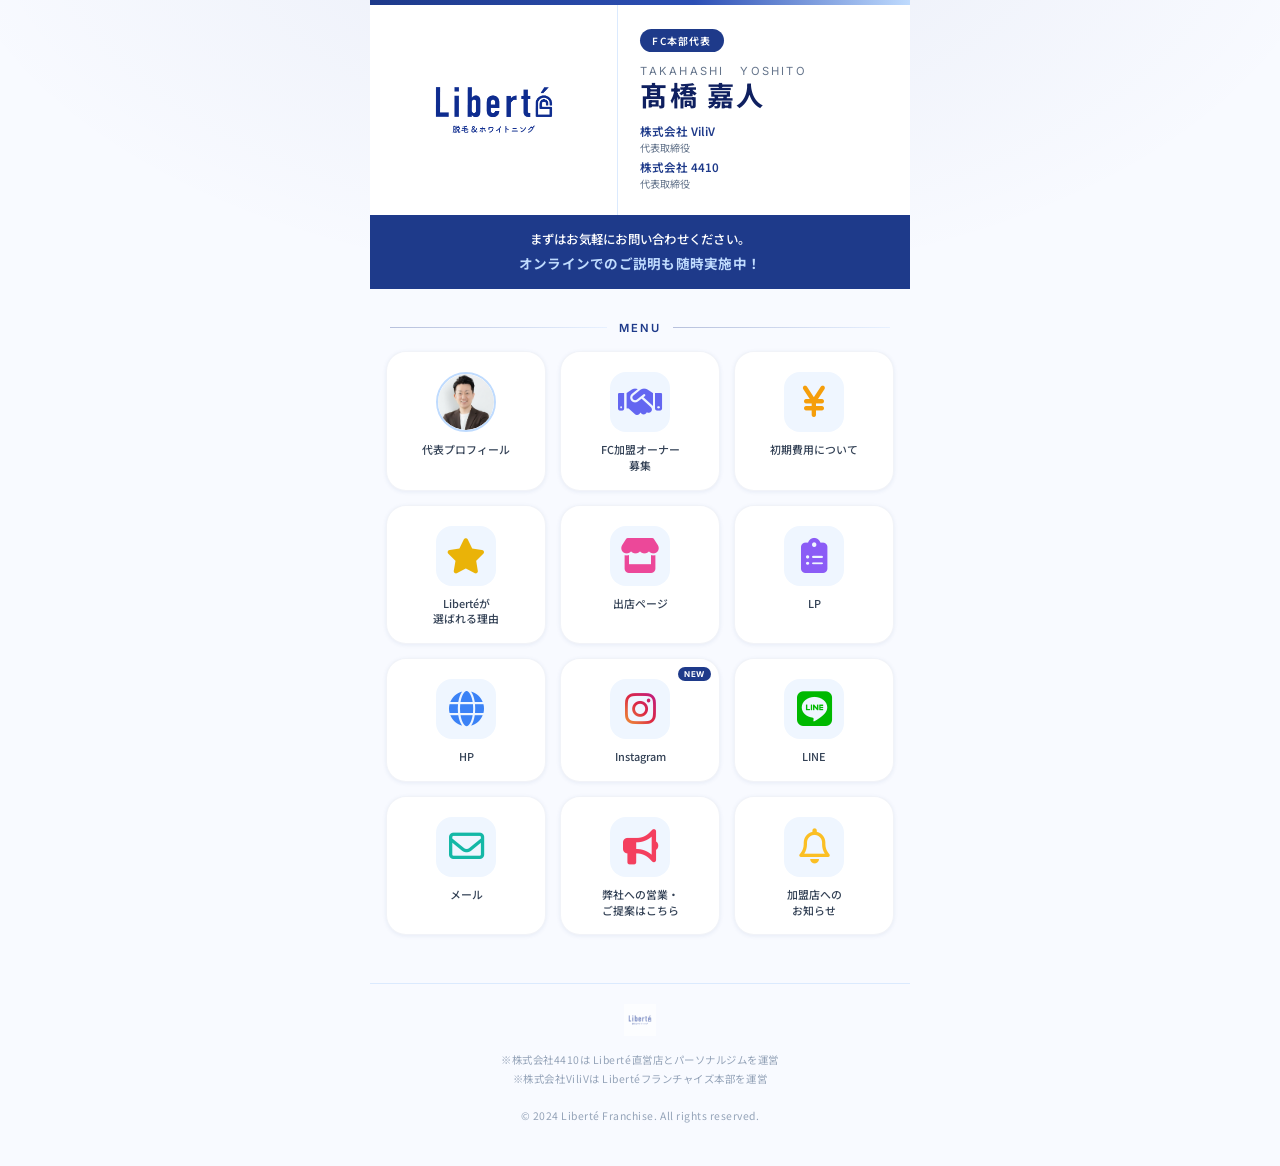
<file: index.html>
<!DOCTYPE html>
<html lang="ja">
<head>
  <meta charset="UTF-8" />
  <meta name="viewport" content="width=device-width, initial-scale=1.0" />
  <meta name="description" content="Liberté フランチャイズ FC本部代表 髙橋嘉人 プロフィールサイト。セルフ脱毛・セルフホワイトニングのフランチャイズ本部。" />
  <title>Liberté FC | 髙橋嘉人 代表プロフィール</title>
  <!-- FontAwesome for icons -->
  <link rel="stylesheet" href="https://cdnjs.cloudflare.com/ajax/libs/font-awesome/6.4.0/css/all.min.css" />
  <link rel="stylesheet" href="style.css" />
</head>
<body>

  <!-- ===== HERO SECTION ===== -->
  <header class="hero" id="hero">

    <!-- Profile card: photo + info -->
    <div class="hero-profile" id="hero-profile">

      <!-- Logo (replacing photo position) -->
      <div class="hero-photo-wrap hero-logo-wrap" id="photo-wrap">
        <img src="images/logo.png" alt="Liberté ロゴ" />
      </div>

      <!-- Info panel -->
      <div class="hero-info" id="hero-info">
        <span class="hero-title-badge">FC本部代表</span>

        <div>
          <p class="hero-name-en">Takahashi &nbsp; Yoshito</p>
          <h1 class="hero-name-ja">髙橋 嘉人</h1>
        </div>

        <div class="hero-companies">
          <div class="hero-company-item">
            <span class="company-name">株式会社 ViliV</span>
            <span class="company-role">代表取締役</span>
          </div>
          <div class="hero-company-item">
            <span class="company-name">株式会社 4410</span>
            <span class="company-role">代表取締役</span>
          </div>
        </div>
      </div>

    </div><!-- /.hero-profile -->

    <!-- CTA Banner -->
    <div class="hero-cta-banner" id="cta-banner">
      まずはお気軽にお問い合わせください。
      <strong>オンラインでのご説明も随時実施中！</strong>
    </div>

  </header>

  <!-- Section separator -->
  <div class="section-title" id="menu-title" aria-hidden="true">
    <div class="section-title-line"></div>
    <span class="section-title-text">MENU</span>
    <div class="section-title-line"></div>
  </div>

  <!-- ===== MENU GRID ===== -->
  <main class="menu-section" id="menu-section">
    <nav class="menu-grid" aria-label="メインメニュー">

      <!-- 1: 代表プロフィール -->
      <a href="profile.html" class="menu-card" id="card-profile" aria-label="代表プロフィール">
        <div class="card-icon-wrap card-photo-wrap">
          <img src="images/president.jpg" alt="髙橋 嘉人" class="card-face-img" />
        </div>
        <span class="card-label">代表プロフィール</span>
      </a>

      <!-- 2: FC加盟オーナー募集 -->
      <a href="https://liberte.hirameki7.site/" target="_blank" rel="noopener noreferrer" class="menu-card" id="card-member-lp" aria-label="FC加盟オーナー募集">
        <div class="card-icon-wrap">
          <i class="fa-solid fa-handshake flat-icon icon-handshake"></i>
        </div>
        <span class="card-label">FC加盟オーナー<br>募集</span>
      </a>

      <!-- 3: 初期費用について -->
      <a href="#" class="menu-card" id="card-first-store" aria-label="初期費用について">
        <div class="card-icon-wrap">
          <i class="fa-solid fa-yen-sign flat-icon icon-yen"></i>
        </div>
        <span class="card-label">初期費用について</span>
      </a>

      <!-- 4: リベルダが選ばれる理由 -->
      <a href="#" class="menu-card" id="card-reason" aria-label="Libertéが選ばれる理由">
        <div class="card-icon-wrap">
          <i class="fa-solid fa-star flat-icon icon-star"></i>
        </div>
        <span class="card-label">Libertéが<br>選ばれる理由</span>
      </a>

      <!-- 5: 出店ページ -->
      <a href="#" class="menu-card" id="card-open-store" aria-label="出店ページ">
        <div class="card-icon-wrap">
          <i class="fa-solid fa-store flat-icon icon-store"></i>
        </div>
        <span class="card-label">出店ページ</span>
      </a>

      <!-- 6: LP -->
      <a href="#" class="menu-card" id="card-lp" aria-label="LP">
        <div class="card-icon-wrap">
          <i class="fa-solid fa-clipboard-list flat-icon icon-lp"></i>
        </div>
        <span class="card-label">LP</span>
      </a>

      <!-- 7: HP -->
      <a href="https://liberte-salon.net/" target="_blank" rel="noopener noreferrer" class="menu-card" id="card-hp" aria-label="HP（ホームページ）">
        <div class="card-icon-wrap">
          <i class="fa-solid fa-globe flat-icon icon-hp"></i>
        </div>
        <span class="card-label">HP</span>
      </a>

      <!-- 8: Instagram -->
      <a href="https://www.instagram.com/sln_liberte/" target="_blank" rel="noopener noreferrer" class="menu-card" id="card-instagram" aria-label="Instagram">
        <span class="badge-new">NEW</span>
        <div class="card-icon-wrap">
          <i class="fa-brands fa-instagram flat-icon icon-instagram"></i>
        </div>
        <span class="card-label">Instagram</span>
      </a>

      <!-- 9: LINE -->
      <a href="https://line.me/ti/p/~sln_lbrt" target="_blank" rel="noopener noreferrer" class="menu-card" id="card-line" aria-label="LINE">
        <div class="card-icon-wrap">
          <i class="fa-brands fa-line flat-icon icon-line"></i>
        </div>
        <span class="card-label">LINE</span>
      </a>

      <!-- 10: メール -->
      <a href="mailto:info@4410-corp.jp" class="menu-card" id="card-mail" aria-label="メール">
        <div class="card-icon-wrap">
          <i class="fa-regular fa-envelope flat-icon icon-mail"></i>
        </div>
        <span class="card-label">メール</span>
      </a>

      <!-- 11: 弊社への営業・ご提案はこちら -->
      <a href="#" class="menu-card" id="card-sales-general" aria-label="弊社への営業・ご提案はこちら">
        <div class="card-icon-wrap">
          <i class="fa-solid fa-bullhorn flat-icon icon-sales"></i>
        </div>
        <span class="card-label">弊社への営業・<br>ご提案はこちら</span>
      </a>

      <!-- 12: 加盟店へのお知らせ -->
      <a href="news.html" class="menu-card" id="card-contact-owner" aria-label="加盟店へのお知らせ">
        <div class="card-icon-wrap">
          <i class="fa-regular fa-bell flat-icon icon-bell"></i>
        </div>
        <span class="card-label">加盟店への<br>お知らせ</span>
      </a>

    </nav>
  </main>

  <!-- ===== FOOTER ===== -->
  <footer id="footer">
    <img src="images/logo.png" alt="Liberté" class="footer-logo" />
    <p class="footer-text">
      ※株式会社4410は Liberté直営店とパーソナルジムを運営<br>
      ※株式会社ViliVは Libertéフランチャイズ本部を運営<br><br>
      © 2024 Liberté Franchise. All rights reserved.
    </p>
  </footer>

  <!-- ===== PASSWORD MODAL ===== -->
  <div class="modal-overlay" id="password-modal">
    <div class="modal-content">
      <h3 class="modal-title">パスワード入力</h3>
      <p class="modal-text">加盟店専用ページです。<br>パスワードを入力してください。</p>
      <input type="password" id="modal-password-input" class="modal-input" placeholder="パスワード" />
      <p id="modal-error-msg" class="modal-error"></p>
      <div class="modal-actions">
        <button id="modal-cancel-btn" class="modal-btn btn-cancel">キャンセル</button>
        <button id="modal-submit-btn" class="modal-btn btn-submit">確認</button>
      </div>
    </div>
  </div>

  <script src="script.js"></script>
</body>
</html>
</file>
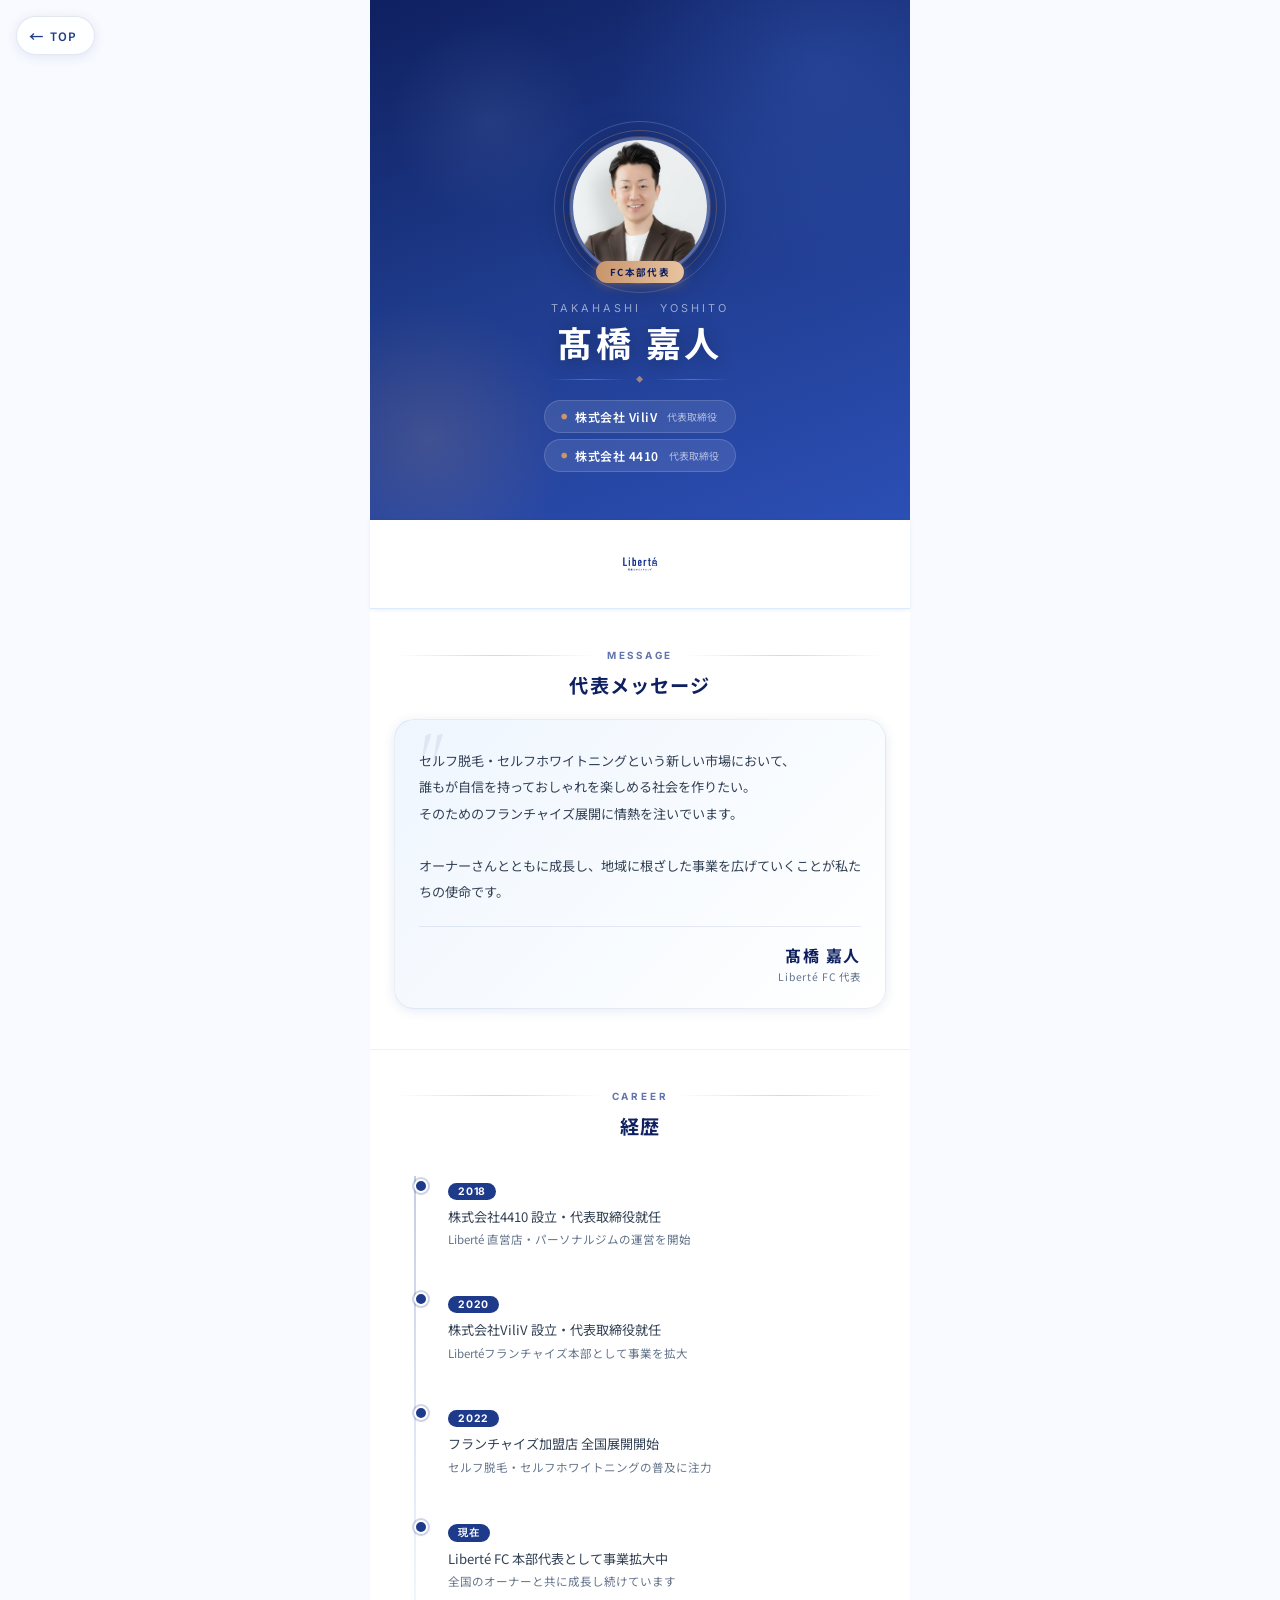
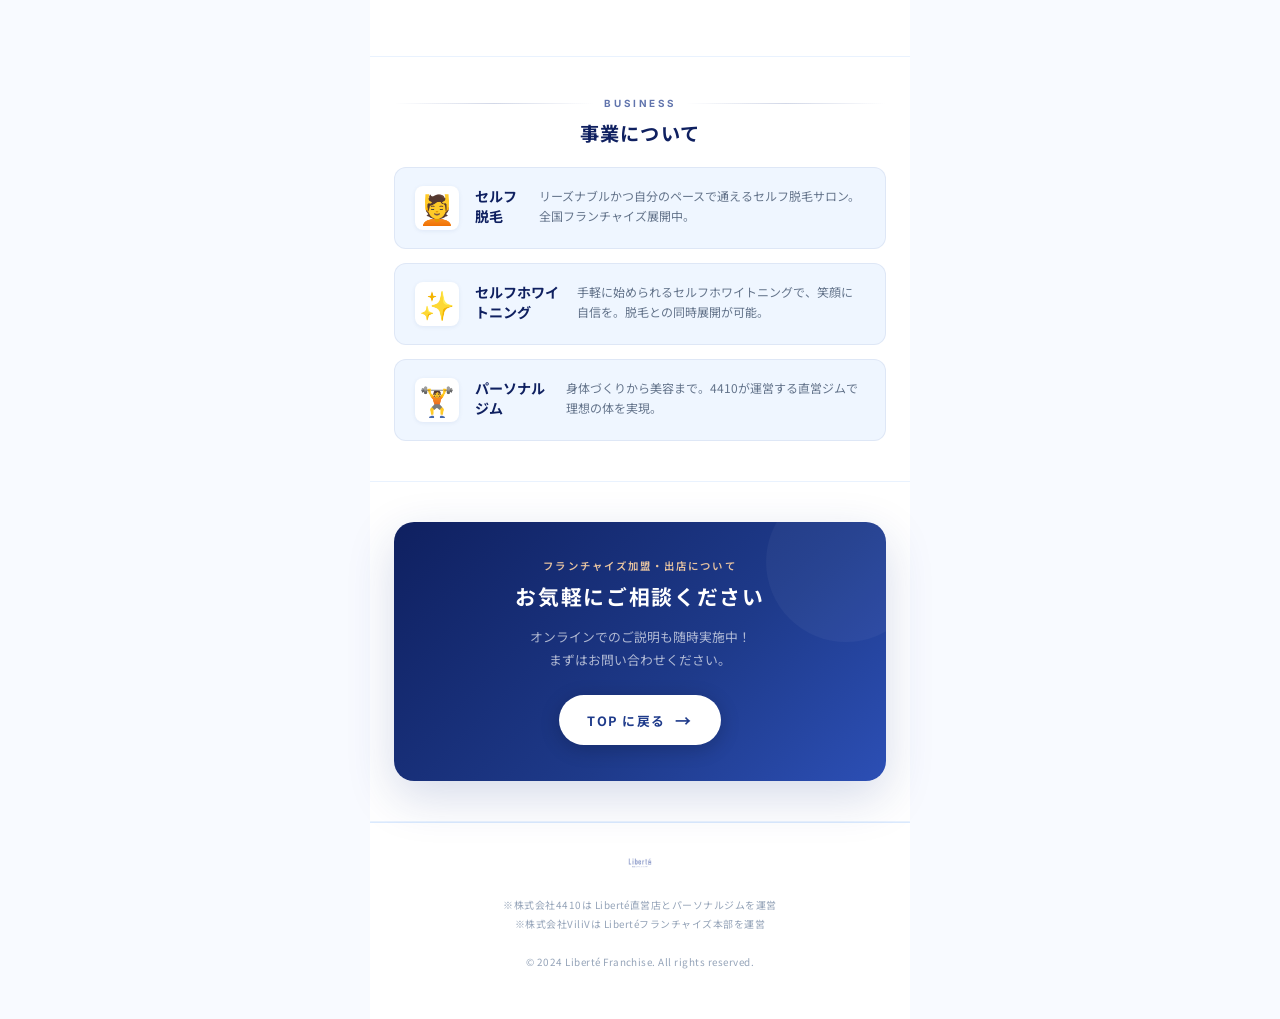
<file: profile.html>
<!DOCTYPE html>
<html lang="ja">
<head>
  <meta charset="UTF-8" />
  <meta name="viewport" content="width=device-width, initial-scale=1.0" />
  <meta name="description" content="Liberté フランチャイズ FC本部代表 髙橋嘉人のプロフィールページ。株式会社ViliV・株式会社4410 代表取締役。" />
  <title>髙橋 嘉人 | 代表プロフィール | Liberté FC</title>
  <link rel="preconnect" href="https://fonts.googleapis.com" />
  <link rel="preconnect" href="https://fonts.gstatic.com" crossorigin />
  <link href="https://fonts.googleapis.com/css2?family=Noto+Sans+JP:wght@300;400;500;700;900&family=Cormorant+Garamond:ital,wght@0,300;0,400;0,600;1,300;1,400&family=Inter:wght@300;400;500;600;700&display=swap" rel="stylesheet" />
  <link rel="stylesheet" href="profile.css" />
</head>
<body>

  <!-- ===== BACK BUTTON ===== -->
  <a href="index.html" class="back-btn" id="back-btn" aria-label="トップページへ戻る">
    <span class="back-arrow">←</span>
    <span>TOP</span>
  </a>

  <!-- ===== HERO ===== -->
  <section class="profile-hero" id="profile-hero">
    <!-- Decorative background elements -->
    <div class="hero-bg-circle hero-bg-circle--1"></div>
    <div class="hero-bg-circle hero-bg-circle--2"></div>
    <div class="hero-bg-orb"></div>

    <div class="hero-inner">

      <!-- Photo -->
      <div class="hero-photo-container" id="hero-photo">
        <div class="photo-ring photo-ring--outer"></div>
        <div class="photo-ring photo-ring--inner"></div>
        <div class="photo-frame">
          <img
            src="images/president.jpg"
            alt="髙橋 嘉人 代表取締役"
            class="president-photo"
          />
        </div>
        <div class="photo-badge">
          <span>FC本部代表</span>
        </div>
      </div>

      <!-- Name & Title -->
      <div class="hero-text" id="hero-text">
        <p class="hero-name-en">Takahashi &nbsp; Yoshito</p>
        <h1 class="hero-name-ja">髙橋 嘉人</h1>
        <div class="hero-divider">
          <span></span><span class="divider-diamond">◆</span><span></span>
        </div>
        <div class="hero-companies">
          <div class="company-chip">
            <span class="company-mark">●</span>
            <span class="company-chip-name">株式会社 ViliV</span>
            <span class="company-chip-role">代表取締役</span>
          </div>
          <div class="company-chip">
            <span class="company-mark">●</span>
            <span class="company-chip-name">株式会社 4410</span>
            <span class="company-chip-role">代表取締役</span>
          </div>
        </div>
      </div>

    </div>
  </section>

  <!-- ===== LOGO BAR ===== -->
  <div class="logo-bar" id="logo-bar">
    <img src="images/logo.png" alt="Liberté ロゴ" class="logo-bar-img" />
  </div>

  <!-- ===== PROFILE BODY ===== -->
  <main class="profile-body" id="profile-body">

    <!-- Message from the President -->
    <section class="profile-section reveal" id="section-message">
      <div class="section-label">
        <span class="label-line"></span>
        <span class="label-text">MESSAGE</span>
        <span class="label-line"></span>
      </div>
      <h2 class="section-heading">代表メッセージ</h2>
      <div class="message-card">
        <div class="message-quote">"</div>
        <p class="message-text">
          セルフ脱毛・セルフホワイトニングという新しい市場において、<br class="br-desktop" />
          誰もが自信を持っておしゃれを楽しめる社会を作りたい。<br class="br-desktop" />
          そのためのフランチャイズ展開に情熱を注いでいます。<br /><br />
          オーナーさんとともに成長し、地域に根ざした事業を広げていくことが私たちの使命です。
        </p>
        <div class="message-sig">
          <span class="sig-name">髙橋 嘉人</span>
          <span class="sig-title">Liberté FC 代表</span>
        </div>
      </div>
    </section>

    <!-- Career -->
    <section class="profile-section reveal" id="section-career">
      <div class="section-label">
        <span class="label-line"></span>
        <span class="label-text">CAREER</span>
        <span class="label-line"></span>
      </div>
      <h2 class="section-heading">経歴</h2>
      <div class="timeline">
        <div class="timeline-item">
          <div class="timeline-dot"></div>
          <div class="timeline-content">
            <span class="timeline-year">2018</span>
            <p class="timeline-desc">株式会社4410 設立・代表取締役就任<br /><small>Liberté 直営店・パーソナルジムの運営を開始</small></p>
          </div>
        </div>
        <div class="timeline-item">
          <div class="timeline-dot"></div>
          <div class="timeline-content">
            <span class="timeline-year">2020</span>
            <p class="timeline-desc">株式会社ViliV 設立・代表取締役就任<br /><small>Libertéフランチャイズ本部として事業を拡大</small></p>
          </div>
        </div>
        <div class="timeline-item">
          <div class="timeline-dot"></div>
          <div class="timeline-content">
            <span class="timeline-year">2022</span>
            <p class="timeline-desc">フランチャイズ加盟店 全国展開開始<br /><small>セルフ脱毛・セルフホワイトニングの普及に注力</small></p>
          </div>
        </div>
        <div class="timeline-item">
          <div class="timeline-dot"></div>
          <div class="timeline-content">
            <span class="timeline-year">現在</span>
            <p class="timeline-desc">Liberté FC 本部代表として事業拡大中<br /><small>全国のオーナーと共に成長し続けています</small></p>
          </div>
        </div>
      </div>
    </section>

    <!-- Business -->
    <section class="profile-section reveal" id="section-business">
      <div class="section-label">
        <span class="label-line"></span>
        <span class="label-text">BUSINESS</span>
        <span class="label-line"></span>
      </div>
      <h2 class="section-heading">事業について</h2>
      <div class="business-grid">
        <div class="biz-card">
          <div class="biz-icon">💆</div>
          <h3 class="biz-title">セルフ脱毛</h3>
          <p class="biz-desc">リーズナブルかつ自分のペースで通えるセルフ脱毛サロン。全国フランチャイズ展開中。</p>
        </div>
        <div class="biz-card">
          <div class="biz-icon">✨</div>
          <h3 class="biz-title">セルフホワイトニング</h3>
          <p class="biz-desc">手軽に始められるセルフホワイトニングで、笑顔に自信を。脱毛との同時展開が可能。</p>
        </div>
        <div class="biz-card">
          <div class="biz-icon">🏋️</div>
          <h3 class="biz-title">パーソナルジム</h3>
          <p class="biz-desc">身体づくりから美容まで。4410が運営する直営ジムで理想の体を実現。</p>
        </div>
      </div>
    </section>

    <!-- Contact CTA -->
    <section class="profile-section reveal" id="section-cta">
      <div class="cta-block">
        <p class="cta-subtitle">フランチャイズ加盟・出店について</p>
        <h2 class="cta-title">お気軽にご相談ください</h2>
        <p class="cta-desc">オンラインでのご説明も随時実施中！<br />まずはお問い合わせください。</p>
        <a href="index.html" class="cta-btn" id="cta-index-btn">
          <span>TOP に戻る</span>
          <span class="btn-arrow">→</span>
        </a>
      </div>
    </section>

  </main>

  <!-- ===== FOOTER ===== -->
  <footer class="profile-footer" id="profile-footer">
    <img src="images/logo.png" alt="Liberté" class="footer-logo" />
    <p class="footer-text">
      ※株式会社4410は Liberté直営店とパーソナルジムを運営<br />
      ※株式会社ViliVは Libertéフランチャイズ本部を運営<br /><br />
      © 2024 Liberté Franchise. All rights reserved.
    </p>
  </footer>

  <script src="profile.js"></script>
</body>
</html>
</file>
<file: style.css>
/* ==========================================
   Liberté Profile Site - style.css
   Brand: Navy Blue × White × Sky Blue
   ========================================== */

@import url('https://fonts.googleapis.com/css2?family=Noto+Sans+JP:wght@300;400;500;700&family=Cormorant+Garamond:ital,wght@0,400;0,600;1,400&family=Inter:wght@300;400;500;600&display=swap');

/* --- Reset --- */
*, *::before, *::after { box-sizing: border-box; margin: 0; padding: 0; }

:root {
  --navy:        #1e3a8a;
  --navy-dark:   #0f2060;
  --navy-mid:    #2c4fb5;
  --sky:         #dbeafe;
  --sky-light:   #eff6ff;
  --sky-mid:     #bfdbfe;
  --white:       #ffffff;
  --off-white:   #f8faff;
  --text-dark:   #0f172a;
  --text-mid:    #334155;
  --text-soft:   #64748b;
  --text-light:  #94a3b8;
  --accent:      #3b82f6;
  --gold:        #c9956c;

  --shadow-xs:   0 1px 4px rgba(30,58,138,0.08);
  --shadow-sm:   0 2px 12px rgba(30,58,138,0.10);
  --shadow-md:   0 6px 28px rgba(30,58,138,0.14);
  --shadow-lg:   0 16px 48px rgba(30,58,138,0.18);
  --radius:      20px;
  --radius-sm:   12px;
  --radius-xs:   8px;
}

html {
  font-family: 'Noto Sans JP', 'Inter', sans-serif;
  background: var(--off-white);
  color: var(--text-dark);
  scroll-behavior: smooth;
}

body {
  min-height: 100vh;
  display: flex;
  flex-direction: column;
  align-items: center;
  background: var(--off-white);
  background-image:
    radial-gradient(ellipse 80% 50% at 50% -10%, rgba(30,58,138,0.07) 0%, transparent 70%);
}

/* ==========================================
   HERO SECTION
   ========================================== */

.hero {
  width: 100%;
  max-width: 540px;
  background: var(--white);
  overflow: hidden;
  position: relative;
}

/* Top bar navy accent */
.hero::before {
  content: '';
  display: block;
  width: 100%;
  height: 5px;
  background: linear-gradient(90deg, var(--navy) 0%, var(--navy-mid) 60%, var(--sky-mid) 100%);
}

/* Logo strip */
.hero-logo-strip {
  display: flex;
  align-items: center;
  justify-content: center;
  padding: 24px 24px 20px;
  border-bottom: 1px solid var(--sky);
  background: var(--off-white);
}

.hero-logo-strip .logo-card {
  display: flex;
  align-items: center;
  justify-content: center;
  background: var(--white);
  border-radius: 16px;
  box-shadow: 0 4px 18px rgba(30,58,138,0.13);
  padding: 14px 28px;
  border: 1px solid rgba(30,58,138,0.06);
}

.hero-logo-strip img {
  height: 68px;
  width: auto;
  object-fit: contain;
}

/* Profile card inside hero */
.hero-profile {
  display: flex;
  flex-direction: row;
  align-items: stretch;
  min-height: 190px;
  position: relative;
}

/* President photo */
.hero-photo-wrap {
  flex: 0 0 46%;
  position: relative;
  overflow: hidden;
  background: var(--sky-light);
}

.hero-photo-wrap img {
  width: 100%;
  height: 100%;
  object-fit: cover;
  object-position: top center;
  display: block;
}

/* Logo in hero left panel */
.hero-logo-wrap {
  display: flex;
  align-items: center;
  justify-content: center;
  background: var(--white) !important;
  border-right: 1px solid var(--sky);
}

.hero-logo-wrap img {
  width: 80%;
  height: auto !important;
  object-fit: contain !important;
  object-position: center !important;
  padding: 16px;
}

/* Placeholder when no photo */
.photo-placeholder {
  width: 100%;
  height: 100%;
  min-height: 260px;
  display: flex;
  flex-direction: column;
  align-items: center;
  justify-content: center;
  gap: 8px;
  background: linear-gradient(135deg, var(--sky-light), var(--sky));
  color: var(--text-soft);
  font-size: 0.75rem;
  text-align: center;
  padding: 16px;
}

.photo-placeholder-icon {
  font-size: 3rem;
  opacity: 0.5;
}

/* Profile info panel */
.hero-info {
  flex: 1;
  padding: 24px 20px 24px 22px;
  display: flex;
  flex-direction: column;
  justify-content: center;
  gap: 12px;
  background: var(--white);
}

.hero-title-badge {
  display: inline-block;
  font-size: 0.62rem;
  font-weight: 600;
  letter-spacing: 0.12em;
  color: var(--white);
  background: var(--navy);
  padding: 4px 12px;
  border-radius: 40px;
  align-self: flex-start;
}

.hero-name-en {
  font-family: 'Inter', sans-serif;
  font-size: 0.7rem;
  font-weight: 400;
  letter-spacing: 0.2em;
  color: var(--text-soft);
  text-transform: uppercase;
}

.hero-name-ja {
  font-family: 'Noto Sans JP', sans-serif;
  font-size: 1.7rem;
  font-weight: 700;
  letter-spacing: 0.08em;
  color: var(--navy-dark);
  line-height: 1.2;
}

.hero-companies {
  display: flex;
  flex-direction: column;
  gap: 4px;
}

.hero-company-item {
  display: flex;
  flex-direction: column;
  gap: 1px;
}

.company-name {
  font-size: 0.72rem;
  font-weight: 600;
  color: var(--navy);
}

.company-role {
  font-size: 0.63rem;
  color: var(--text-soft);
  font-weight: 400;
}

/* CTA banner */
.hero-cta-banner {
  background: var(--navy);
  color: var(--white);
  text-align: center;
  padding: 14px 20px;
  font-size: 0.78rem;
  font-weight: 500;
  line-height: 1.7;
  letter-spacing: 0.02em;
}

.hero-cta-banner strong {
  display: block;
  font-size: 0.85rem;
  font-weight: 700;
  color: var(--sky-mid);
  margin-top: 2px;
}

/* ==========================================
   SECTION TITLE
   ========================================== */

.section-title {
  width: 100%;
  max-width: 540px;
  padding: 32px 20px 16px;
  display: flex;
  align-items: center;
  gap: 12px;
}

.section-title-line {
  flex: 1;
  height: 1px;
  background: linear-gradient(90deg, var(--navy) 0%, var(--sky-mid) 100%);
  opacity: 0.3;
}

.section-title-text {
  font-family: 'Inter', sans-serif;
  font-size: 0.7rem;
  font-weight: 600;
  letter-spacing: 0.2em;
  color: var(--navy);
  text-transform: uppercase;
}

/* ==========================================
   MENU GRID
   ========================================== */

.menu-section {
  width: 100%;
  max-width: 540px;
  padding: 0 16px 48px;
}

.menu-grid {
  display: grid;
  grid-template-columns: repeat(3, 1fr);
  gap: 14px;
}

/* ==========================================
   MENU CARD
   ========================================== */

.menu-card {
  position: relative;
  display: flex;
  flex-direction: column;
  align-items: center;
  justify-content: flex-start;
  gap: 10px;
  padding: 20px 10px 16px;
  background: var(--white);
  border-radius: var(--radius);
  box-shadow: var(--shadow-xs);
  border: 1.5px solid rgba(30,58,138,0.06);
  cursor: pointer;
  text-decoration: none;
  color: var(--text-dark);
  overflow: hidden;
  transition:
    transform 0.24s cubic-bezier(.34,1.56,.64,1),
    box-shadow 0.24s ease,
    border-color 0.24s ease;
}

/* Bottom accent line */
.menu-card::after {
  content: '';
  position: absolute;
  bottom: 0;
  left: 0;
  right: 0;
  height: 3px;
  background: linear-gradient(90deg, var(--navy), var(--navy-mid));
  transform: scaleX(0);
  transform-origin: left;
  transition: transform 0.28s ease;
}

.menu-card:hover {
  transform: translateY(-6px) scale(1.02);
  box-shadow: var(--shadow-lg);
  border-color: rgba(30,58,138,0.18);
}

.menu-card:hover::after {
  transform: scaleX(1);
}

.menu-card:active {
  transform: translateY(-2px) scale(1.01);
}

/* Icon wrapper */
.card-icon-wrap {
  position: relative;
  z-index: 1;
  width: 60px;
  height: 60px;
  border-radius: 16px;
  display: flex;
  align-items: center;
  justify-content: center;
  background: var(--sky-light);
  flex-shrink: 0;
  transition: background 0.24s ease;
  overflow: hidden;
}

.menu-card:hover .card-icon-wrap {
  background: var(--sky);
}

/* Face photo inside card */
.card-photo-wrap {
  background: transparent !important;
  border-radius: 50% !important;
  border: 2px solid var(--sky-mid);
}

.card-face-img {
  width: 100%;
  height: 100%;
  object-fit: cover;
  object-position: top center;
  border-radius: 50%;
  display: block;
}

.flat-icon {
  font-size: 2.2rem;
  line-height: 1;
  color: var(--navy-mid);
}

/* Brand & Specific Colors */
.icon-handshake { color: #6366f1; }
.icon-yen { color: #f59e0b; }
.icon-star { color: #eab308; }
.icon-store { color: #ec4899; }
.icon-lp { color: #8b5cf6; }
.icon-hp { color: #3b82f6; }

/* Instagram Gradient */
.icon-instagram {
  background: -webkit-linear-gradient(45deg, #f09433 0%, #e6683c 25%, #dc2743 50%, #cc2366 75%, #bc1888 100%);
  -webkit-background-clip: text;
  -webkit-text-fill-color: transparent;
}

/* LINE Color */
.icon-line { color: #00B900; }

.icon-mail { color: #14b8a6; }
.icon-sales { color: #f43f5e; }
.icon-bell { color: #fbbf24; }

/* Label */
.card-label {
  position: relative;
  z-index: 1;
  font-size: 0.68rem;
  font-weight: 500;
  line-height: 1.45;
  text-align: center;
  color: var(--text-mid);
  word-break: keep-all;
  overflow-wrap: break-word;
}

/* Badge NEW */
.badge-new {
  position: absolute;
  top: 8px;
  right: 8px;
  background: var(--navy);
  color: var(--white);
  font-size: 0.5rem;
  font-weight: 700;
  font-family: 'Inter', sans-serif;
  letter-spacing: 0.08em;
  padding: 2px 6px;
  border-radius: 20px;
  z-index: 3;
}

/* ==========================================
   FOOTER
   ========================================== */

footer {
  width: 100%;
  max-width: 540px;
  margin-top: auto;
  padding: 20px 20px 40px;
  text-align: center;
  border-top: 1px solid var(--sky);
}

.footer-logo {
  height: 32px;
  width: auto;
  margin-bottom: 10px;
  opacity: 0.6;
}

.footer-text {
  font-size: 0.65rem;
  color: var(--text-light);
  letter-spacing: 0.05em;
  line-height: 1.8;
}

/* ==========================================
   ANIMATIONS
   ========================================== */

@keyframes fadeSlideUp {
  from { opacity: 0; transform: translateY(16px); }
  to   { opacity: 1; transform: translateY(0); }
}

.hero {
  animation: fadeSlideUp 0.5s ease both;
}

.menu-card {
  animation: fadeSlideUp 0.45s ease both;
}

.menu-card:nth-child(1)  { animation-delay: 0.06s; }
.menu-card:nth-child(2)  { animation-delay: 0.12s; }
.menu-card:nth-child(3)  { animation-delay: 0.18s; }
.menu-card:nth-child(4)  { animation-delay: 0.24s; }
.menu-card:nth-child(5)  { animation-delay: 0.30s; }
.menu-card:nth-child(6)  { animation-delay: 0.36s; }
.menu-card:nth-child(7)  { animation-delay: 0.42s; }
.menu-card:nth-child(8)  { animation-delay: 0.48s; }
.menu-card:nth-child(9)  { animation-delay: 0.54s; }
.menu-card:nth-child(10) { animation-delay: 0.60s; }
.menu-card:nth-child(11) { animation-delay: 0.66s; }
.menu-card:nth-child(12) { animation-delay: 0.72s; }

/* ==========================================
   RESPONSIVE
   ========================================== */

@media (max-width: 400px) {
  .hero-name-ja    { font-size: 1.45rem; }
  .menu-grid       { gap: 10px; }
  .card-icon-wrap  { width: 52px; height: 52px; }
  .card-icon       { font-size: 1.55rem; }
  .card-label      { font-size: 0.63rem; }
  .menu-card       { padding: 16px 8px 14px; }
}

/* ==========================================
   PASSWORD MODAL
   ========================================== */

.modal-overlay {
  position: fixed;
  top: 0; left: 0; right: 0; bottom: 0;
  background: rgba(15, 23, 42, 0.6);
  backdrop-filter: blur(4px);
  -webkit-backdrop-filter: blur(4px);
  display: flex;
  align-items: center;
  justify-content: center;
  z-index: 10000;
  opacity: 0;
  visibility: hidden;
  transition: all 0.3s ease;
}

.modal-overlay.active {
  opacity: 1;
  visibility: visible;
}

.modal-content {
  background: var(--white);
  width: 90%;
  max-width: 340px;
  border-radius: var(--radius);
  padding: 24px;
  box-shadow: var(--shadow-lg);
  transform: translateY(20px);
  transition: transform 0.3s cubic-bezier(0.34, 1.56, 0.64, 1);
  text-align: center;
}

.modal-overlay.active .modal-content {
  transform: translateY(0);
}

.modal-title {
  font-size: 1.1rem;
  font-weight: 700;
  color: var(--navy-dark);
  margin-bottom: 8px;
}

.modal-text {
  font-size: 0.85rem;
  color: var(--text-mid);
  margin-bottom: 16px;
  line-height: 1.5;
}

.modal-input {
  width: 100%;
  padding: 12px 16px;
  border: 1.5px solid var(--sky-mid);
  border-radius: var(--radius-sm);
  font-size: 1rem;
  margin-bottom: 8px;
  outline: none;
  transition: border-color 0.2s;
  text-align: center;
}

.modal-input:focus {
  border-color: var(--navy);
}

.modal-error {
  color: #ef4444;
  font-size: 0.75rem;
  min-height: 18px;
  margin-bottom: 16px;
}

.modal-actions {
  display: flex;
  gap: 12px;
}

.modal-btn {
  flex: 1;
  padding: 12px;
  border: none;
  border-radius: var(--radius-sm);
  font-size: 0.9rem;
  font-weight: 600;
  cursor: pointer;
  transition: background 0.2s, transform 0.1s;
}

.modal-btn:active {
  transform: scale(0.96);
}

.btn-cancel {
  background: var(--sky-light);
  color: var(--text-mid);
}

.btn-cancel:hover {
  background: var(--sky);
}

.btn-submit {
  background: var(--navy);
  color: var(--white);
}

.btn-submit:hover {
  background: var(--navy-mid);
}
</file>
<file: profile.css>
/* ==========================================
   Liberté Profile Site - profile.css
   Representative Profile Page
   ========================================== */

@import url('https://fonts.googleapis.com/css2?family=Noto+Sans+JP:wght@300;400;500;700;900&family=Cormorant+Garamond:ital,wght@0,300;0,400;0,600;1,300;1,400&family=Inter:wght@300;400;500;600;700&display=swap');

/* --- Reset --- */
*, *::before, *::after { box-sizing: border-box; margin: 0; padding: 0; }

:root {
  --navy:        #1e3a8a;
  --navy-dark:   #0f2060;
  --navy-mid:    #2c4fb5;
  --navy-light:  #3b5fc0;
  --sky:         #dbeafe;
  --sky-light:   #eff6ff;
  --sky-mid:     #bfdbfe;
  --white:       #ffffff;
  --off-white:   #f8faff;
  --text-dark:   #0f172a;
  --text-mid:    #334155;
  --text-soft:   #64748b;
  --text-light:  #94a3b8;
  --accent:      #3b82f6;
  --gold:        #c9956c;
  --gold-light:  #e8c4a0;

  --shadow-xs:   0 1px 4px rgba(30,58,138,0.08);
  --shadow-sm:   0 2px 12px rgba(30,58,138,0.10);
  --shadow-md:   0 6px 28px rgba(30,58,138,0.14);
  --shadow-lg:   0 16px 48px rgba(30,58,138,0.18);
  --shadow-xl:   0 24px 64px rgba(30,58,138,0.22);
  --radius:      20px;
  --radius-sm:   12px;
  --radius-xs:   8px;

  --max-w: 540px;
}

html {
  font-family: 'Noto Sans JP', 'Inter', sans-serif;
  background: var(--off-white);
  color: var(--text-dark);
  scroll-behavior: smooth;
}

body {
  min-height: 100vh;
  display: flex;
  flex-direction: column;
  align-items: center;
  background: var(--off-white);
  overflow-x: hidden;
}

/* ==========================================
   BACK BUTTON
   ========================================== */

.back-btn {
  position: fixed;
  top: 16px;
  left: 16px;
  z-index: 100;
  display: flex;
  align-items: center;
  gap: 6px;
  padding: 8px 16px 8px 12px;
  background: rgba(255,255,255,0.85);
  backdrop-filter: blur(12px);
  -webkit-backdrop-filter: blur(12px);
  border: 1.5px solid rgba(30,58,138,0.12);
  border-radius: 40px;
  color: var(--navy);
  font-size: 0.72rem;
  font-weight: 600;
  letter-spacing: 0.1em;
  text-decoration: none;
  box-shadow: var(--shadow-sm);
  transition: all 0.22s ease;
}

.back-btn:hover {
  background: var(--navy);
  color: var(--white);
  border-color: var(--navy);
  transform: translateX(-2px);
}

.back-arrow {
  font-size: 0.9rem;
  transition: transform 0.22s ease;
}

.back-btn:hover .back-arrow {
  transform: translateX(-3px);
}

/* ==========================================
   HERO SECTION
   ========================================== */

.profile-hero {
  position: relative;
  width: 100%;
  max-width: var(--max-w);
  min-height: 520px;
  background: linear-gradient(160deg, var(--navy-dark) 0%, var(--navy) 45%, var(--navy-mid) 100%);
  overflow: hidden;
  display: flex;
  flex-direction: column;
  align-items: center;
  justify-content: flex-end;
  padding-bottom: 48px;
}

/* Decorative circles */
.hero-bg-circle {
  position: absolute;
  border-radius: 50%;
  pointer-events: none;
}

.hero-bg-circle--1 {
  width: 420px;
  height: 420px;
  top: -140px;
  right: -120px;
  background: radial-gradient(circle, rgba(59,95,192,0.35) 0%, transparent 70%);
}

.hero-bg-circle--2 {
  width: 280px;
  height: 280px;
  bottom: -60px;
  left: -80px;
  background: radial-gradient(circle, rgba(201,149,108,0.18) 0%, transparent 70%);
}

.hero-bg-orb {
  position: absolute;
  width: 200px;
  height: 200px;
  top: 20px;
  left: 20px;
  background: radial-gradient(circle, rgba(191,219,254,0.08) 0%, transparent 70%);
  border-radius: 50%;
  pointer-events: none;
}

/* Hero inner layout */
.hero-inner {
  position: relative;
  z-index: 2;
  display: flex;
  flex-direction: column;
  align-items: center;
  gap: 24px;
  padding: 80px 20px 0;
  width: 100%;
}

/* ==========================================
   PHOTO
   ========================================== */

.hero-photo-container {
  position: relative;
  display: flex;
  align-items: center;
  justify-content: center;
  flex-shrink: 0;
}

.photo-ring {
  position: absolute;
  border-radius: 50%;
  border-style: solid;
  pointer-events: none;
}

.photo-ring--outer {
  width: 172px;
  height: 172px;
  border-width: 1.5px;
  border-color: rgba(255,255,255,0.18);
  animation: ringPulse 3s ease-in-out infinite;
}

.photo-ring--inner {
  width: 154px;
  height: 154px;
  border-width: 1px;
  border-color: rgba(201,149,108,0.35);
  animation: ringPulse 3s ease-in-out infinite 0.5s;
}

@keyframes ringPulse {
  0%, 100% { transform: scale(1); opacity: 0.8; }
  50%       { transform: scale(1.04); opacity: 1; }
}

.photo-frame {
  width: 140px;
  height: 140px;
  border-radius: 50%;
  overflow: hidden;
  border: 3px solid rgba(255,255,255,0.25);
  box-shadow: 0 8px 32px rgba(0,0,0,0.35), 0 0 0 1px rgba(201,149,108,0.3);
  position: relative;
  z-index: 1;
}

.president-photo {
  width: 100%;
  height: 100%;
  object-fit: cover;
  object-position: top center;
  display: block;
}

/* FC代表バッジ */
.photo-badge {
  position: absolute;
  bottom: -6px;
  left: 50%;
  transform: translateX(-50%);
  background: linear-gradient(90deg, var(--gold) 0%, var(--gold-light) 100%);
  color: var(--navy-dark);
  font-size: 0.6rem;
  font-weight: 700;
  letter-spacing: 0.14em;
  padding: 4px 14px;
  border-radius: 40px;
  white-space: nowrap;
  box-shadow: 0 2px 12px rgba(201,149,108,0.4);
  z-index: 2;
}

/* ==========================================
   HERO TEXT
   ========================================== */

.hero-text {
  display: flex;
  flex-direction: column;
  align-items: center;
  gap: 8px;
  color: var(--white);
  text-align: center;
}

.hero-name-en {
  font-family: 'Inter', sans-serif;
  font-size: 0.68rem;
  font-weight: 400;
  letter-spacing: 0.28em;
  color: rgba(255,255,255,0.55);
  text-transform: uppercase;
}

.hero-name-ja {
  font-family: 'Noto Sans JP', sans-serif;
  font-size: 2.2rem;
  font-weight: 700;
  letter-spacing: 0.1em;
  color: var(--white);
  line-height: 1.1;
  text-shadow: 0 2px 20px rgba(0,0,0,0.3);
}

.hero-divider {
  display: flex;
  align-items: center;
  gap: 10px;
  width: 180px;
  margin: 4px 0;
}

.hero-divider span:not(.divider-diamond) {
  flex: 1;
  height: 1px;
  background: linear-gradient(90deg, transparent, rgba(201,149,108,0.5), transparent);
}

.divider-diamond {
  font-size: 0.45rem;
  color: var(--gold);
  opacity: 0.8;
}

.hero-companies {
  display: flex;
  flex-direction: column;
  gap: 6px;
  margin-top: 4px;
}

.company-chip {
  display: flex;
  align-items: center;
  gap: 8px;
  background: rgba(255,255,255,0.1);
  backdrop-filter: blur(8px);
  padding: 7px 16px;
  border-radius: 40px;
  border: 1px solid rgba(255,255,255,0.15);
}

.company-mark {
  font-size: 0.4rem;
  color: var(--gold);
}

.company-chip-name {
  font-size: 0.75rem;
  font-weight: 600;
  color: var(--white);
  letter-spacing: 0.04em;
}

.company-chip-role {
  font-size: 0.62rem;
  color: rgba(255,255,255,0.6);
  font-weight: 400;
  margin-left: 2px;
}

/* ==========================================
   LOGO BAR
   ========================================== */

.logo-bar {
  width: 100%;
  max-width: var(--max-w);
  background: var(--white);
  display: flex;
  align-items: center;
  justify-content: center;
  padding: 20px 24px;
  border-bottom: 1px solid var(--sky);
  box-shadow: var(--shadow-xs);
}

.logo-bar-img {
  height: 48px;
  width: auto;
  object-fit: contain;
}

/* ==========================================
   PROFILE BODY
   ========================================== */

.profile-body {
  width: 100%;
  max-width: var(--max-w);
  display: flex;
  flex-direction: column;
  gap: 0;
  background: var(--white);
}

.profile-section {
  padding: 40px 24px;
  border-bottom: 1px solid rgba(219,234,254,0.6);
}

/* ==========================================
   SECTION LABEL
   ========================================== */

.section-label {
  display: flex;
  align-items: center;
  gap: 10px;
  margin-bottom: 10px;
}

.label-line {
  flex: 1;
  height: 1px;
  background: linear-gradient(90deg, transparent, rgba(30,58,138,0.2), transparent);
}

.label-text {
  font-family: 'Inter', sans-serif;
  font-size: 0.62rem;
  font-weight: 700;
  letter-spacing: 0.28em;
  color: var(--navy);
  opacity: 0.7;
}

.section-heading {
  font-size: 1.2rem;
  font-weight: 700;
  color: var(--navy-dark);
  letter-spacing: 0.06em;
  margin-bottom: 20px;
  text-align: center;
}

/* ==========================================
   MESSAGE CARD
   ========================================== */

.message-card {
  background: linear-gradient(135deg, var(--sky-light) 0%, var(--white) 100%);
  border: 1.5px solid rgba(30,58,138,0.08);
  border-radius: var(--radius);
  padding: 28px 24px 24px;
  position: relative;
  box-shadow: var(--shadow-sm);
}

.message-quote {
  font-family: 'Cormorant Garamond', serif;
  font-size: 5rem;
  line-height: 0.6;
  color: var(--navy);
  opacity: 0.08;
  position: absolute;
  top: 16px;
  left: 20px;
  font-style: italic;
  pointer-events: none;
}

.message-text {
  font-size: 0.82rem;
  line-height: 2;
  color: var(--text-mid);
  position: relative;
  z-index: 1;
}

.br-desktop { display: none; }

.message-sig {
  display: flex;
  flex-direction: column;
  align-items: flex-end;
  gap: 2px;
  margin-top: 20px;
  padding-top: 16px;
  border-top: 1px solid rgba(30,58,138,0.1);
}

.sig-name {
  font-size: 1rem;
  font-weight: 700;
  color: var(--navy-dark);
  letter-spacing: 0.1em;
}

.sig-title {
  font-size: 0.65rem;
  color: var(--text-soft);
  letter-spacing: 0.08em;
}

/* ==========================================
   TIMELINE
   ========================================== */

.timeline {
  display: flex;
  flex-direction: column;
  gap: 0;
  position: relative;
  padding-left: 20px;
}

.timeline::before {
  content: '';
  position: absolute;
  left: 20px;
  top: 16px;
  bottom: 16px;
  width: 1.5px;
  background: linear-gradient(180deg, var(--navy) 0%, var(--sky-mid) 100%);
  opacity: 0.25;
}

.timeline-item {
  display: flex;
  gap: 20px;
  align-items: flex-start;
  padding: 16px 0;
  position: relative;
}

.timeline-dot {
  flex-shrink: 0;
  width: 14px;
  height: 14px;
  border-radius: 50%;
  background: var(--navy);
  border: 2.5px solid var(--white);
  box-shadow: 0 0 0 2px rgba(30,58,138,0.2), var(--shadow-xs);
  margin-top: 3px;
  position: relative;
  z-index: 1;
  transition: transform 0.2s ease;
}

.timeline-item:hover .timeline-dot {
  transform: scale(1.25);
  background: var(--gold);
}

.timeline-content {
  flex: 1;
  padding-bottom: 8px;
}

.timeline-year {
  display: inline-block;
  font-family: 'Inter', sans-serif;
  font-size: 0.65rem;
  font-weight: 700;
  color: var(--white);
  background: var(--navy);
  padding: 2px 10px;
  border-radius: 20px;
  letter-spacing: 0.08em;
  margin-bottom: 6px;
}

.timeline-desc {
  font-size: 0.82rem;
  color: var(--text-mid);
  line-height: 1.7;
}

.timeline-desc small {
  font-size: 0.72rem;
  color: var(--text-soft);
  display: block;
  margin-top: 2px;
}

/* ==========================================
   BUSINESS GRID
   ========================================== */

.business-grid {
  display: flex;
  flex-direction: column;
  gap: 14px;
}

.biz-card {
  display: flex;
  align-items: flex-start;
  gap: 16px;
  background: var(--sky-light);
  border: 1.5px solid rgba(30,58,138,0.08);
  border-radius: var(--radius-sm);
  padding: 18px 20px;
  transition: all 0.22s ease;
  cursor: default;
}

.biz-card:hover {
  transform: translateX(4px);
  box-shadow: var(--shadow-md);
  border-color: rgba(30,58,138,0.15);
  background: var(--white);
}

.biz-icon {
  font-size: 1.8rem;
  line-height: 1;
  flex-shrink: 0;
  width: 44px;
  height: 44px;
  display: flex;
  align-items: center;
  justify-content: center;
  background: var(--white);
  border-radius: var(--radius-xs);
  box-shadow: var(--shadow-xs);
}

.biz-title {
  font-size: 0.88rem;
  font-weight: 700;
  color: var(--navy-dark);
  margin-bottom: 4px;
}

.biz-desc {
  font-size: 0.75rem;
  color: var(--text-soft);
  line-height: 1.7;
}

/* ==========================================
   CTA BLOCK
   ========================================== */

.cta-block {
  background: linear-gradient(135deg, var(--navy-dark) 0%, var(--navy) 60%, var(--navy-mid) 100%);
  border-radius: var(--radius);
  padding: 36px 28px;
  text-align: center;
  position: relative;
  overflow: hidden;
  box-shadow: var(--shadow-lg);
}

.cta-block::before {
  content: '';
  position: absolute;
  top: -40px;
  right: -40px;
  width: 160px;
  height: 160px;
  border-radius: 50%;
  background: rgba(255,255,255,0.04);
  pointer-events: none;
}

.cta-subtitle {
  font-size: 0.65rem;
  font-weight: 600;
  letter-spacing: 0.2em;
  color: var(--gold-light);
  text-transform: uppercase;
  margin-bottom: 8px;
}

.cta-title {
  font-size: 1.3rem;
  font-weight: 700;
  color: var(--white);
  letter-spacing: 0.08em;
  margin-bottom: 14px;
}

.cta-desc {
  font-size: 0.8rem;
  color: rgba(255,255,255,0.65);
  line-height: 1.8;
  margin-bottom: 24px;
}

.cta-btn {
  display: inline-flex;
  align-items: center;
  gap: 10px;
  background: var(--white);
  color: var(--navy);
  font-size: 0.8rem;
  font-weight: 700;
  letter-spacing: 0.1em;
  padding: 13px 28px;
  border-radius: 40px;
  text-decoration: none;
  box-shadow: 0 4px 20px rgba(0,0,0,0.2);
  transition: all 0.25s cubic-bezier(.34,1.56,.64,1);
}

.cta-btn:hover {
  background: var(--gold);
  color: var(--navy-dark);
  transform: translateY(-3px) scale(1.04);
  box-shadow: 0 8px 32px rgba(0,0,0,0.3);
}

.btn-arrow {
  font-size: 1rem;
  transition: transform 0.22s ease;
}

.cta-btn:hover .btn-arrow {
  transform: translateX(4px);
}

/* ==========================================
   FOOTER
   ========================================== */

.profile-footer {
  width: 100%;
  max-width: var(--max-w);
  padding: 24px 20px 48px;
  text-align: center;
  border-top: 1px solid var(--sky);
  background: var(--white);
  margin-top: auto;
}

.footer-logo {
  height: 32px;
  width: auto;
  margin-bottom: 12px;
  opacity: 0.5;
}

.footer-text {
  font-size: 0.62rem;
  color: var(--text-light);
  letter-spacing: 0.05em;
  line-height: 1.9;
}

/* ==========================================
   ANIMATIONS & REVEAL
   ========================================== */

@keyframes fadeSlideUp {
  from { opacity: 0; transform: translateY(24px); }
  to   { opacity: 1; transform: translateY(0); }
}

@keyframes heroPhotoIn {
  from { opacity: 0; transform: scale(0.88) translateY(16px); }
  to   { opacity: 1; transform: scale(1) translateY(0); }
}

@keyframes heroTextIn {
  from { opacity: 0; transform: translateY(20px); }
  to   { opacity: 1; transform: translateY(0); }
}

.profile-hero { animation: fadeSlideUp 0.5s ease both; }

.hero-photo-container {
  animation: heroPhotoIn 0.7s cubic-bezier(.34,1.36,.64,1) 0.1s both;
}

.hero-text {
  animation: heroTextIn 0.65s ease 0.3s both;
}

.logo-bar {
  animation: fadeSlideUp 0.5s ease 0.45s both;
}

/* Scroll reveal */
.reveal {
  opacity: 0;
  transform: translateY(28px);
  transition: opacity 0.55s ease, transform 0.55s ease;
}

.reveal.is-visible {
  opacity: 1;
  transform: translateY(0);
}

/* ==========================================
   RESPONSIVE
   ========================================== */

@media (max-width: 400px) {
  .hero-name-ja    { font-size: 1.85rem; }
  .profile-section { padding: 32px 16px; }
  .message-card    { padding: 22px 16px 18px; }
  .cta-block       { padding: 28px 20px; }
}

@media (min-width: 480px) {
  .br-desktop { display: inline; }
}
</file>
